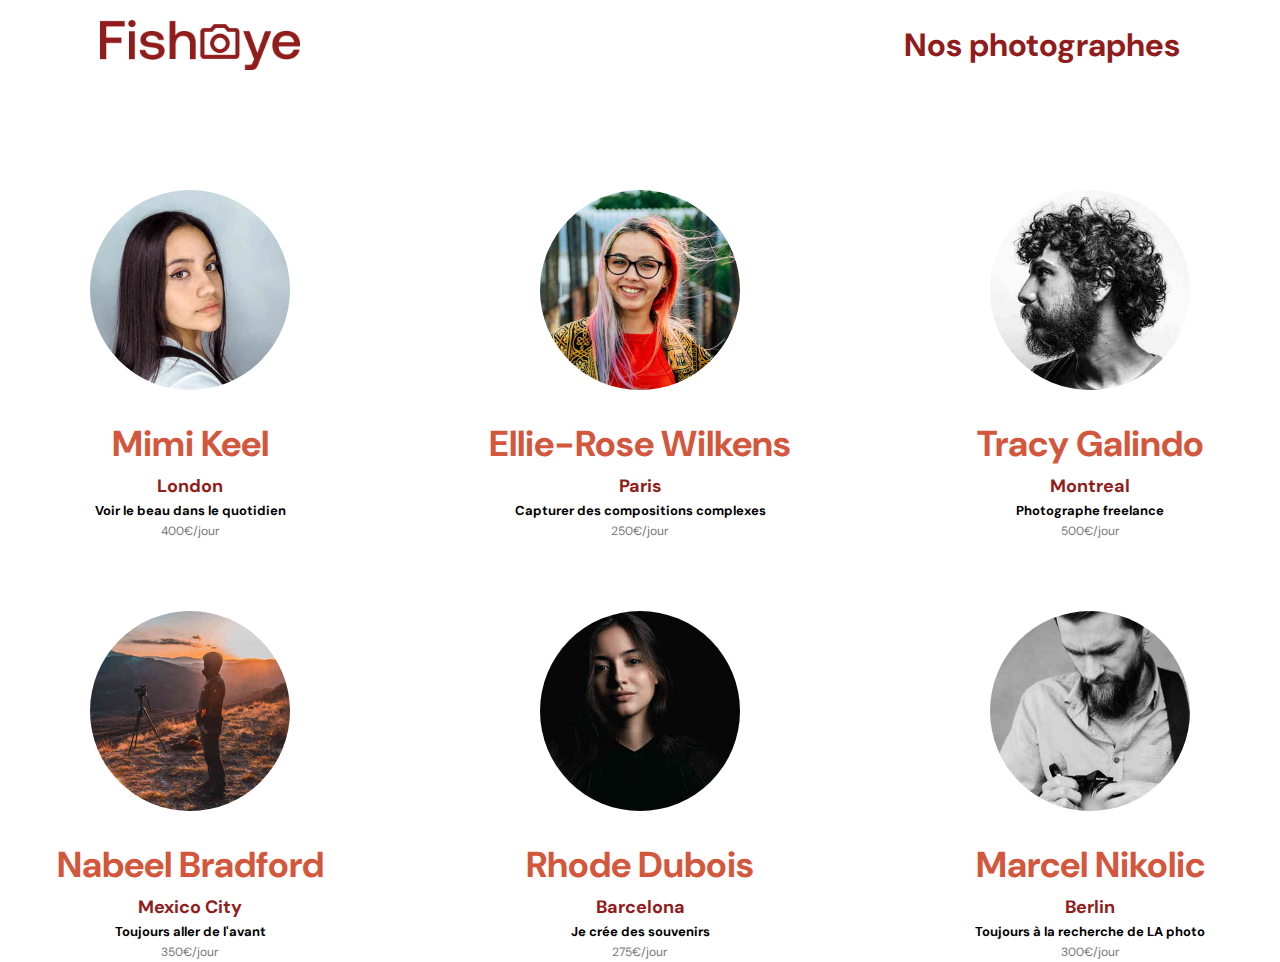
<file: index.html>
<!DOCTYPE html>
<html lang="fr">
  <head>
    <link href="css/style.css" rel="stylesheet" type="text/css" />
    <meta charset="utf-8">
    <meta name="viewport" content="width=device-width, initial-scale=1, minimum-scale=1">
    <!--<link rel="icon" type="image/png" href="assets/favicon.png">-->
    <link href="https://fonts.googleapis.com/css?family=DM+Sans&display=swap" rel="stylesheet">
    <title>Fisheye</title>
  </head>
  <body>
    <header class="main-header">
        <img src="assets/images/logo.png" class="logo" alt="Logo Fisheye" />
        <h1>Nos photographes</h1>
    </header>
    <main id="main">
        <div class="photographer_section"></div>
    </main>
    <script src="classes/Photographer.js"></script>
    <script src="scripts/pages/index.js"></script>
  </body>
</html>
</file>
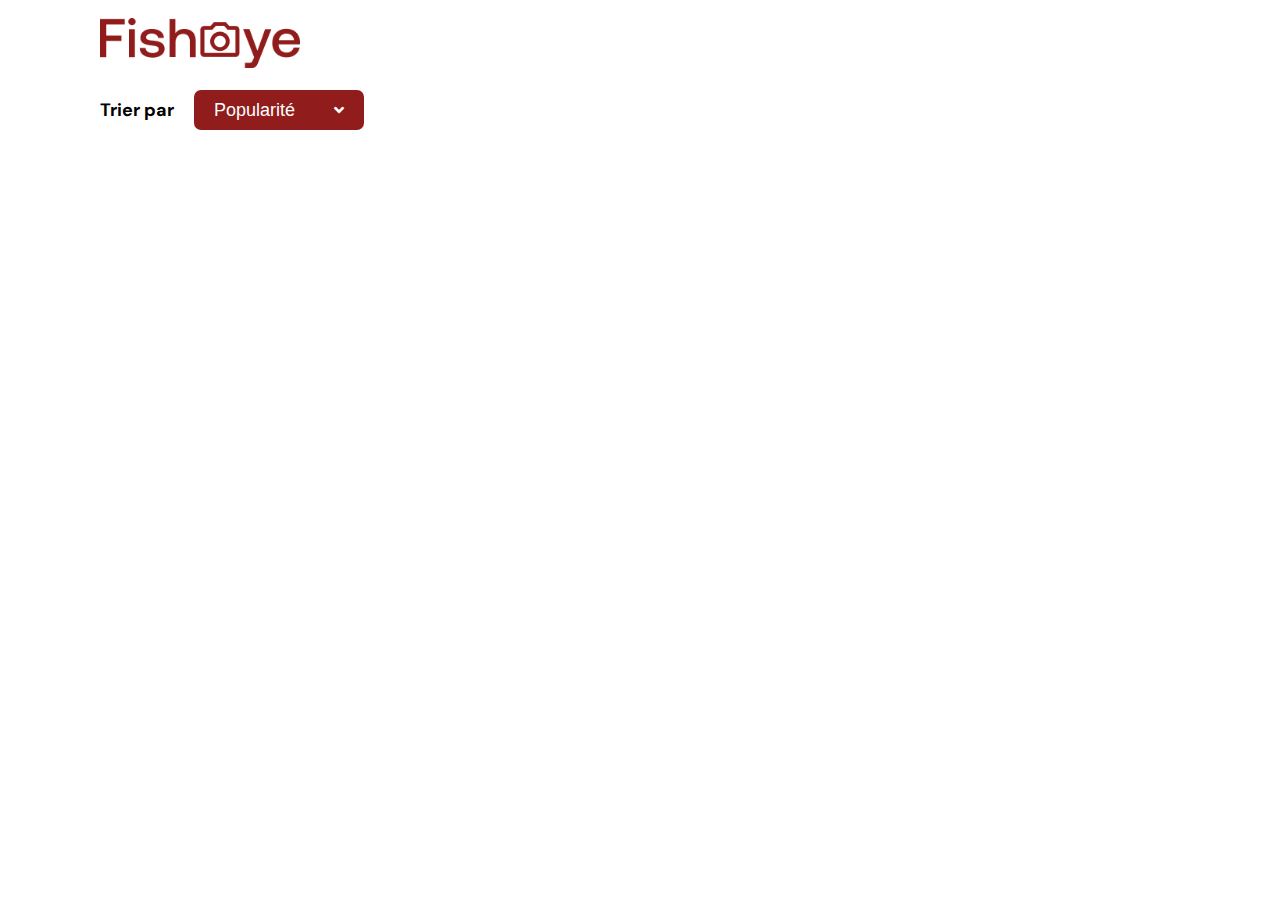
<file: photographer.html>
<!DOCTYPE html>
<html lang="fr">

<head>

  <link href="css/style.css" rel="stylesheet" type="text/css" />
  <link href="css/photographer.css" rel="stylesheet" type="text/css" />
  <link href="css/lightbox.css" rel="stylesheet" type="text/css" />
  <meta charset="utf-8">
  <meta name="viewport" content="width=device-width, initial-scale=1, minimum-scale=1">
  <link rel="icon" type="image/png" href="assets/favicon.png">
  <link href="https://fonts.googleapis.com/css?family=DM+Sans&display=swap" rel="stylesheet">
  <link rel="stylesheet" href="https://cdnjs.cloudflare.com/ajax/libs/font-awesome/6.0.0-beta3/css/all.min.css"
    integrity="sha512-Fo3rlrZj/k7ujTnHg4CGR2D7kSs0v4LLanw2qksYuRlEzO+tcaEPQogQ0KaoGN26/zrn20ImR1DfuLWnOo7aBA=="
    crossorigin="anonymous" referrerpolicy="no-referrer" />
  <title>Fisheye - photographe </title>
</head>

<body>
  <header class="main-header">
    <a href="index.html"><img src="assets/images/logo.png" class="logo" alt="Logo Fisheye"/></a>
  </header>
  <main id="main" class="photographer-main">
    <section id="photograph_header">
    </section>
    <div class="modal-container" id="contact_modal">
      <div class="modal">
        <header id="form-header">
          
        </header>
        <form id="photographer-form">
          <div>
            <label>Prénom</label>
            
            <input class="outline" type="text" id="first" name="first" minlength="2" aria-label="Formulaire champ prénom"/>
            <span class=" form-text dp-none" id="text-prenom">Veuillez remplir votre prénom</span>
            <label>Nom</label>
            
            <input class="outline" type="text" id="last" name="last" minlength="2" aria-label="Formulaire champ nom"/>
            <span class=" form-text dp-none" id="text-nom">Veuillez remplir votre nom</span>
            <label>Email</label>
            
            <input class="outline" type="email" id="email" name="email" minlength="2" aria-label="Formulaire champ email"/>
            <span class=" form-text dp-none" id="text-email">Veuillez remplir votre email</span>
            <label>Message</label>
            
            <textarea class="outline" minlength="2" id="message" aria-label="Formulaire champ message"></textarea>
            <span class=" form-text dp-none outline" id="text-message">Veuillez entrer un message</span>
          </div>
          <button class="contact_button">Envoyer</button>
        </form>
      </div>
    </div>
    <section class="section-padding">
      <div class="sort-container">
        <span>Trier par</span>
        <div class="custom-select">
          <label>
            <select id="filtre">
              <option value="likes">Popularité</option>
              <option value="date">Date</option>
              <option value="title">Titre</option>
            </select>
          </label>
        </div>
      </div>
    </section>
    <section id="photograph_media" class="picture-section">
    </section>
    <div class="resume-container" id="resume_likes">
      
    </div>
  </main>

  <div class="lightbox display-none" id="lightbox">
    <div id="lightbox-content">
      
    </div>
    <button tabindex="0" class="lightbox-close outline" onclick="closeLightbox();"><i class="fas fa-times"></i></button>
    <button tabindex="0" class="lightbox-prev outline"><i class="fas fa-chevron-left"></i></button>
    <button tabindex="0" class="lightbox-next outline"><i class="fas fa-chevron-right"></i></button>
  </div>

  <script src="scripts/utils/contactForm.js"></script>
  <script src="scripts/utils/lightbox.js"></script>
  <script src="classes/TemplatePhotographer.js"></script>
  <script src="classes/Video.js"></script>
  <script src="classes/Photo.js"></script>
  <script src="classes/Factory.js"></script>
  <script src="scripts/pages/photographer.js"></script>
</body>

</html>
</file>
<file: css/style.css>
@import url("photographer.css");

body {
    font-family: "DM Sans", sans-serif;
    margin: 0;
}


.main-header {
    display: flex;
    flex-direction: row;
    justify-content: space-between;
    align-items: center;
    height: 90px;
    margin-left: 100px;
}

h1 {
    color: #901C1C;
    margin-right: 100px;
}

.logo {
    height: 50px;

    width: 200px;
}

.photographer_section {
    display: grid;
    grid-template-columns: 1fr 1fr 1fr;
    gap: 70px;
    margin-top: 100px;
}

.photographer_section a {
    text-decoration: none;
}

.photographer_section a:focus {
    outline: 3px solid #901C1C;
}

.photographer_section article {
    justify-self: center;
    display: flex;
    justify-content: center;
    align-items: center;
    flex-direction: column;
}



.photograph-container {
    display: flex;
    flex-direction: column;
}

.photographer_section article h2 {
    color: #D3573C;
    font-size: 36px;
    margin-bottom: 5px;
    text-align: center;
}

.photographer_section article p {
    margin: 2px;
}

.photographer_section article .location {
    color: #901C1C;
    font-weight: 700;
    font-size: 18px;
}

.photographer_section article .tagline {
    color: black;
    font-size: 13px;
    font-weight: 700;
}

.photographer_section article .price {
    color: #757575;
    font-size: 12px;
}

.photographer_section article img {
    height: 200px;
    width: 200px;
    margin: auto;
    border-radius: 100px;
    object-fit: cover;
}

.img-portrait {
    height: 200px;
    width: 200px;
    margin-top: auto;
    margin-bottom: auto;
    border-radius: 100px;
    object-fit: cover;
}

@media screen and (max-width: 768px) {
    .photographer_section {
        grid-template-columns: 1fr 1fr;
    }
}

@media screen and (max-width: 425px) {
    .photographer_section {
        grid-template-columns: 1fr;
    }
    .main-header {
        display: block;
        margin: 25px 0 0 0;
        text-align: center;
    }
    h1 {
        color: #901C1C;
        margin-right: 0;
    }
}
</file>
<file: css/photographer.css>
@import url("https://use.fontawesome.com/releases/v5.13.0/css/all.css");

#contact_modal {
    display: none;
}

section {
    margin: 0 100px;
}

span {
    font-size: 18px;
}

.photograph-header {
    background-color: #FAFAFA;
    height: 300px;
    margin: 0 0 20px 0;
    display: flex;
    justify-content: space-between;
    padding: 0 50px
}

.photograph-header h2 {
    font-size: 64px;
    color: #D3573C;
    margin: 0;
}

.photograph-header p {
    font-size: 24px;
    color: #901C1C;
    margin: 0 0 10px 0;
}

.photograph-header span {
    font-size: 18px;
    color: #525252;
    margin: 0;
}

.photograph-header div, .photograph-header button, .photograph-header img {
    margin-top: auto;
    margin-bottom: auto;
}

.contact_button {
    font-size: 20px;
    font-weight: bold;
    color: white;
    padding: 11px;
    width: 170px;
    height: 70px;
    border: none;
    background-color: #901C1C;
    border-radius: 5px;
    cursor: pointer;
}

/**/

.sort-container {
    display: flex;
    margin-bottom: 50px;
}

.sort-container span {
    font-weight: 700;
    margin-top: auto;
    margin-bottom: auto;
    margin-right: 20px;
}

.custom-select select {
    background: #901C1C;
    color: white;
    border: none;
    width: 170px;
    height: 40px;
    border-radius: 7px;
    font-size: 18px;
    padding: 0 20px;
    appearance:none;
}

.custom-select label {
    position: relative;
}

.custom-select label:after {
    font-family: "Font Awesome 5 Free";
    display: inline-block;
    content: '\f107';
    position: absolute;
    color: white;
    right: 20px;
    bottom: 2px;
    font-weight: 900;
}

.like-icon {
    background: none;
    color: inherit;
    border: none;
    padding: 0;
    font: inherit;
    cursor: pointer;
}

.like-icon:focus {
    outline: 2px solid #901C1C;
}

.outline:focus {
    outline: 3px solid #901C1C;
}

/**/
.picture-section {
    display: flex;
    flex-wrap: wrap;
    justify-content: space-between;
}

.picture-container {
    margin-bottom: 30px;
}

.pictures {
    width: 430px;
    height: 370px;
    border-radius: 5px;
    object-fit: cover;
}

.pictures:focus {
    outline: 3px solid #901C1C;
}

.picture-container div {
    display: flex;
    justify-content: space-between;
    width: 430px;
}

.picture-container p {
    font-size: 24px;
    color: #901C1C;
    margin: 0;
}

.resume-container {
    position: fixed;
    right: 50px;
    bottom: 0;
    width: 375px;
}

.resume-container p {
    font-size: 24px;
    margin: 10px 30px;
}

.resume-container div {
    display: flex;
    background: #DB8876;
    border-radius: 5px 5px 0 0;
}

/**/

.modal-container {
    position: fixed;
    top: 0;
    height: 100%;
    width: 100%;
    background-color:rgba(236, 236, 236, 0.5);
    padding-top: 10px;
    z-index: 10;
}

.modal {
    border-radius: 5px;
    background-color: #DB8876;
    width: 50%;
    display: flex;
    flex-direction: column;
    align-items: center;
    justify-content: space-between;
    padding: 35px;
    margin: auto;
}

.modal header {
    width: 100%;
    height: 100%!important;
    display: block;
    margin-bottom: 15px;
}

.form-header-text {
    display: flex;
    justify-content: space-between;
}

.modal header img {
    cursor: pointer;
}

.modal header h2 {
    font-size: 64px;
    font-weight: normal;
    margin: 0;
}

form {
    display: flex;
    width: 100%;
    flex-direction: column;
    align-items: flex-start;
}

form label {
    color: #312E2E;
    font-size: 36px;
}

form textarea {
    width: 100%;
    height: 200px;
    border: none;
    border-radius: 5px;
}

form div {
    display: flex;
    flex-direction: column;
    width: 100%;
    align-items: self-start;
    margin-bottom: 26px;
}

form input {
    width: 100%;
    height: 68px;
    border: none;
    border-radius: 5px;
}

.form-text {
    color: red;
    font-size: 16px;
}

.dp-none {
    display: none;
}

.dp-block {
    display: block;
}

@media screen and (max-width: 768px) {
    .main-header {
        margin-left: 0;
        padding: 0 50px;
    }
    .picture-section {
        justify-content: space-around;
    }
    .section-padding {
        padding: 0 50px!important;
    }
    section {
        margin: 0;
    }
    .pictures {
        width: 280px;
        height: 220px;
    }
    .picture-container div {
        display: flex;
        justify-content: space-between;
        width: 280px;
    }
    .picture-container p {
        font-size: 14px;
    }
    span {
        font-size: 14px;
    }
    .resume-container {
        position: fixed;
        right: 50px;
        bottom: 0;
        width: 225px;
    }
    .resume-container p {
        font-size: 16px;
        margin: 10px 20px;
    }
    .photograph-header h2 {
        font-size: 48px;
    }
    .contact_button {
        font-size: 20px;
        padding: 11px;
        width: 150px;
        height: 70px;
    }
}

@media screen and (max-width: 425px) {
    .photograph-header {
        display: block;
        height: auto;
        text-align: center;
        padding-top: 30px;
        padding-bottom: 30px;
    }
    .photograph-header button {
        margin: 30px 0;
    }
    
}
</file>
